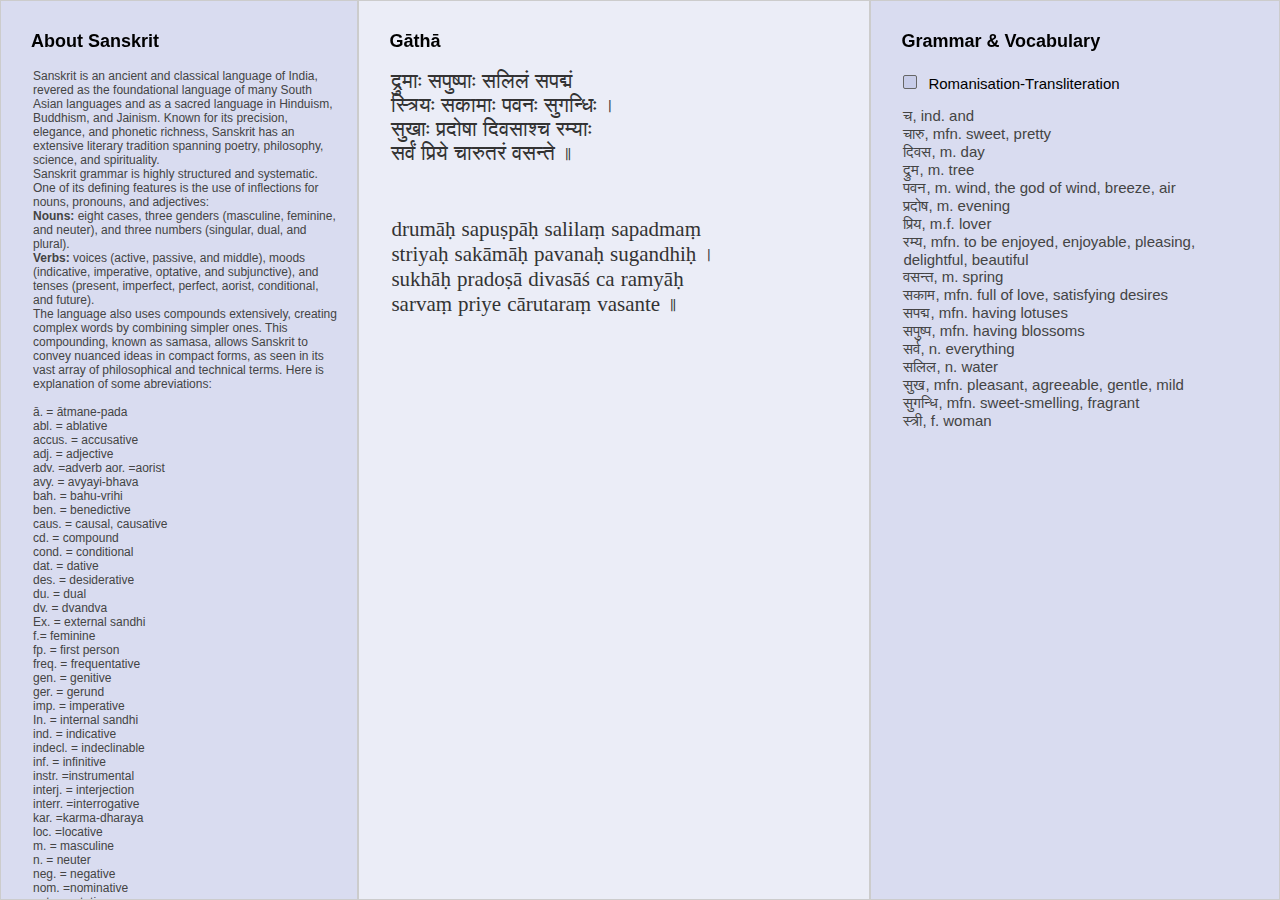
<file: index.html>
<!DOCTYPE html>
<html lang="en">
<head>
    <meta charset="UTF-8">
    <meta name="viewport" content="width=device-width, initial-scale=1.0">
    <link href="css/realdealstyl.css" rel="stylesheet">
</head>

<body>
 
  <div class="container">
    <div class="column" id="col1">
      <div class="title" onclick="toggleColumn('col1')">About Sanskrit</div>
      <div class="content"> 
        <p>
        Sanskrit is an ancient and classical language of India, revered as the foundational language of many South Asian languages and 
        as a sacred language in Hinduism, Buddhism, and Jainism. Known for its precision, elegance, and phonetic richness, Sanskrit has 
        an extensive literary tradition spanning poetry, philosophy, science, and spirituality.</br>
        Sanskrit grammar is highly structured and systematic. One of its defining features is the use of inflections for nouns, pronouns, 
        and adjectives: </br>
        <b>Nouns:</b> eight cases, three genders (masculine, feminine, and neuter), and three numbers (singular, dual, and plural). </br>
        <b>Verbs:</b> voices (active, passive, and middle), moods (indicative, imperative, optative, and subjunctive), and tenses 
        (present, imperfect, perfect, aorist, conditional, and future).</br>
        The language also uses compounds extensively, creating complex words by combining simpler ones. This compounding, known as samasa, 
        allows Sanskrit to convey nuanced ideas in compact forms, as seen in its vast array of philosophical and technical terms. Here is 
        explanation of some abreviations:</br></br>
        ā. = ātmane-pada</br> 
        abl. = ablative </br> 
        accus. = accusative</br> 
        adj. = adjective </br> 
        adv. =adverb aor. =aorist</br> 
        avy. = avyayi-bhava </br> 
        bah. = bahu-vrihi</br> 
        ben. = benedictive</br> 
        caus. = causal, causative</br> 
        cd. = compound </br> 
        cond. = conditional </br> 
        dat. = dative</br> 
        des. = desiderative</br> 
        du. = dual</br> 
        dv. = dvandva</br> 
        Ex. = external sandhi </br> 
        f.= feminine</br> 
        fp. = first person </br> 
        freq. = frequentative</br> 
        gen. = genitive </br> 
        ger. = gerund</br> 
        imp. = imperative </br> 
        In. = internal sandhi</br> 
        ind. = indicative </br> 
        indecl. = indeclinable </br> 
        inf. = infinitive</br> 
        instr. =instrumental </br> 
        interj. = interjection </br> 
        interr. =interrogative</br> 
        kar. =karma-dharaya </br> 
        loc. =locative</br> 
        m. = masculine</br> 
        n. = neuter</br> 
        neg. = negative </br> 
        nom. =nominative</br> 
        opt. = optative</br> 
        p. =parasmai-pada</br> 
        par. = particle</br> 
        pass. = passive</br> 
        perf. = perfect</br> 
        peri. = periphrastic</br> 
        pl. = plural</br> 
        Ppp. = past passive participle(occasionally, stative or active)</br> 
        pron. = pronoun </br> 
        ptc. = participle </br> 
        rel. = relative</br> 
        sg. = singular</br> 
        sp. = second person</br> 
        st. = stative</br> 
        tat. = tat-purusa</br> 
        tp. = third person</br> 
        u. = ubhaya-pada, ubhaya-padin</br> 
        voc. = vocative</br> 
        </p>
      </div>
    </div>

    <div class="column" id="col2">
      <div class="title" onclick="toggleColumn('col2')">Gāthā</div>
      <div class="content" style="align-items: center;">
        <div style="font-size: 1.75rem; font-family:'Hind', sans-serif; color: #333333;">
          <p></p>
          <div style="display: flex;">
            <div class="hover-word">
              द्रुमाः
              <div class="explanation">
                <strong>m. nom. pl.</strong> <br>
                trees <br>
                <em>stem:</em> द्रुम (m.)<br>
              </div>
            </div>
            <div class="hover-word">
              सपुष्पाः
              <div class="explanation">
                <strong>adj. (m. nom. pl.)</strong>(to match with द्रुमाः) <br>
                having blossoms <br>
                <em>stem:</em> सपुष्प (mfn.)<br>
              </div>
            </div>
            <div class="hover-word">
              सलिलं
              <div class="explanation">
                <strong>n. nom. sg.</strong><br>
                water <br>
                <em>stem:</em> सलिल (n.)<br>
              </div>
            </div>
            <div class="hover-word">
              सपद्मं
              <div class="explanation">
                <strong>adj. (n. nom. sg.)</strong>(to match with सलिलं)</strong> <br>
                having lotuses <br>
                <em>stem:</em> सपद्म (mfn.)<br>
              </div>
            </div>
          </div>

          <div style="display: flex;">
            <div class="hover-word">
              स्त्रियः
              <div class="explanation">
                <strong>f. nom. pl.</strong> <br>
                women <br>
                <em>stem:</em> स्त्री (f.)<br>
              </div>
            </div>
            <div class="hover-word">
              सकामाः
              <div class="explanation">
                <strong>adj. (f. nom. pl.)</strong>(to match with स्त्रियः) <br>
                full of love, satisfying desires <br>
                <em>stem:</em> सकाम (mfn.)<br>
              </div>
            </div>
            <div class="hover-word">
              पवनः
              <div class="explanation">
                <strong>m. nom. sg.</strong> <br>
                wind, the god of wind, breeze, air <br>
                <em>stem:</em> पवन (m.)<br>
              </div>
            </div>
            <div class="hover-word">
              सुगन्धिः
              <div class="explanation">
                <strong>adj. (m. nom. sg.)</strong>(to match with पवनः) <br>
                sweet-smelling, fragrant <br>
                <em>stem:</em> सुगन्धि (mfn.)<br>
              </div>
            </div>
            ।<br>
          </div>

          <div style="display: flex;">
            <div class="hover-word">
              सुखाः
              <div class="explanation">
                <strong>adj. (m. nom. pl.)</strong>(to match with प्रदोषा)<br>
                pleasant, agreeable, gentle, mild <br>
                <em>stem:</em> सुख (mfn.)<br>
              </div>
            </div>
            <div class="hover-word">
              प्रदोषा
              <div class="explanation">
                <strong>m. nom. pl.</strong> <br>
                evenings <br>
                <em>stem:</em> प्रदोष (m.)<br>
                <em>grammar:</em>here the word should be प्रदोषाः, but,<br>
                sandhi (the rules for sound combinations between words) can lead to changes in pronunciation and spelling 
                when certain sounds come together. Here, it's a case of visarga sandhi involving the visarga (ः) at the 
                end of प्रदोषाः and the initial दिव- in दिवसाश्च(the next word).<br>
                According to visarga sandhi rules:
                When a word ending in -āḥ is followed by a word starting with a voiced consonant like द् (as in दिवसाश्), 
                So in this case: प्रदोषाः दिवसाश्च → प्रदोषा दिवसाश्च.<br>
              </div>
            </div>
            <div class="hover-word">
              दिवसाश्च
              <div class="explanation">
                <strong>दिवसाश्च = दिवसाश् + च </strong> <br>
                <strong>दिवसाश्, m. nom. sg.</strong> <br>
                a day<br>
                <em>stem:</em> दिवस (m.)<br>
                <em>grammar:</em>here the word should be दिवसाः, but,<br>
                sandhi: (ः) at the end of दिवसाः and the initial च(the next word).<br>
                the visarga sandhi: When a word ending in -आः is followed by a word starting with a strong consonant 
                like च् - (as in च), So in this case: दिवसाः च → दिवसाश् च.<br><br>
                <strong>च, ind.</strong><br>
                and<br>
              </div>
            </div>
            <div class="hover-word">
              रम्याः
              <div class="explanation">
                <strong>adj. (m. nom. sg.)</strong>(to match with दिवसाश्) <br>
                to be enjoyed, enjoyable, pleasing, delightful, beautiful<br>
                <em>stem:</em> रम्य (mfn.)<br>
              </div>
            </div>
          </div>

          <div style="display: flex;">
            <div class="hover-word">
              सर्वं
              <div class="explanation">
                <strong>n. nom. sg.</strong> <br>
                everything<br>
                <em>stem:</em> सर्व (n.)<br>
              </div>
            </div>
            <div class="hover-word">
              प्रिये
              <div class="explanation">
                <strong>m./f. voc. sg.</strong> <br>
                lover<br>
                <em>stem:</em> प्रिय (m./f.)<br>
              </div>
            </div>
            <div class="hover-word">
              चारुतरं
              <div class="explanation">
                <strong>adj. (n. nom. sg.)</strong>(to match with सर्वं) <br>
                more pleasing, more lovely, more beautiful, more pretty<br>
                <em>stem:</em> चारुतर (mfn.)<br>
                <em>grammar:</em>चारुतर is the comparative degree of चारु (pleasing,lovely,beautiful,pretty),<br>
                One of the suffixes for comparatives of adj.s is <b>-तर</b>.<br>
              </div>
            </div>
            <div class="hover-word">
              वसन्ते
              <div class="explanation">
                <strong>m. loc. sg.</strong> <br>
                in spring, during spring<br>
                <em>stem:</em> वसन्त (m.)<br>
              </div>
            </div>
            ॥</br>
          </div>
        </div>

        <p> <br><br></p>

        <div class = "large2" style="font-size: 1.75rem; font-family: 'Noto Serif', serif; color: #333333;">
          <div style="display: flex;">
            <div class="hover-word">
              drumāḥ
              <div class="explanation">
                <strong>m. nom. pl.</strong> <br>
                trees <br>
                <em>stem:</em> druma (m.)<br>
              </div>
            </div>
            <div class="hover-word">
              sapuṣpāḥ 
              <div class="explanation">
                <strong>adj. (m. nom. pl.)</strong>(to match with drumāḥ) <br>
                having blossoms <br>
                <em>stem:</em> sapuṣpa (mfn.)<br>
              </div>
            </div>
            <div class="hover-word">
              salilaṃ 
              <div class="explanation">
                <strong>n. nom. sg.</strong><br>
                water <br>
                <em>stem:</em> salila (n.)<br>
              </div>
            </div>
            <div class="hover-word">
              sapadmaṃ
              <div class="explanation">
                <strong>adj. (n. nom. sg.)</strong>(to match with salilaṃ) <br>
                having lotuses <br>
                <em>stem:</em> sapadma (mfn.)<br>
              </div>
            </div>
          </div>

          <div style="display: flex;">
            <div class="hover-word">
              striyaḥ 
              <div class="explanation">
                <strong>f. nom. pl.</strong> <br>
                women <br>
                <em>stem:</em> strī (f.)<br>
              </div>
            </div>
            <div class="hover-word">
              sakāmāḥ 
              <div class="explanation">
                <strong>adj. (f. nom. pl.)</strong>(to match with striyaḥ) <br>
                full of love, satisfying desires <br>
                <em>stem:</em> sakāma (mfn.)<br>
              </div>
            </div>
            <div class="hover-word">
              pavanaḥ 
              <div class="explanation">
                <strong>m. nom. sg.</strong> <br>
                wind, the god of wind, breeze, air <br>
                <em>stem:</em> pavana (m.)<br>
              </div>
            </div>
            <div class="hover-word">
              sugandhiḥ
              <div class="explanation">
                <strong>adj. (m. nom. sg.)</strong>(to match with pavanaḥ) <br>
                sweet-smelling, fragrant <br>
                <em>stem:</em> sugandhi (mfn.)<br>
              </div>
            </div>
            ।<br>
          </div>

          <div style="display: flex;">
            <div class="hover-word">
              sukhāḥ 
              <div class="explanation">
                <strong>adj. (m. nom. pl.)</strong>(to match with pradoṣāḥ) <br>
                pleasant, agreeable, gentle, mild <br>
                <em>stem:</em> sukha (mfn.)<br>
              </div>
            </div>
            <div class="hover-word">
              pradoṣā 
              <div class="explanation">
                <strong>m. nom. pl.</strong> <br>
                evenings <br>
                <em>stem:</em> pradoṣa (m.)<br>
                <em>grammar:</em>here the word should be pradoṣāḥ, but,<br>
                sandhi (the rules for sound combinations between words) can lead to changes in pronunciation and spelling 
                when certain sounds come together. Here, it's a case of visarga sandhi involving the visarga (-ḥ) at the 
                end of pradoṣāḥ and the initial diva- in divasāś(the next word).<br>
                According to visarga sandhi rules:
                When a word ending in -āḥ is followed by a word starting with a voiced consonant like d- (as in divasāś), 
                So in this case: pradoṣāḥ divasāś → pradoṣā divasāś.<br>
              </div>
            </div>
            <div class="hover-word">
              divasāś
              <div class="explanation">
                <strong> m. nom. sg.</strong> <br>
                a day<br>
                <em>stem:</em> divasa (m.)<br>
                <em>grammar:</em>here the word should be divasāḥ, but,<br>
                sandhi: (-ḥ) at the end of divasāḥ and the initial ca(the next word).<br>
                the visarga sandhi: When a word ending in -āḥ is followed by a word starting with a strong consonant 
                like c - (as in ca), -ḥ → -ś <br>
                so in this case: divasāḥ ca → divasāś ca.<br><br>
              </div>
            </div>
            <div class="hover-word">
              ca 
              <div class="explanation">
                <strong>ind.</strong><br>
                and<br>
              </div>
            </div>
            <div class="hover-word">
              ramyāḥ
              <div class="explanation">
                <strong>adj. (m. nom. sg.)</strong>(to match with divasāś) <br>
                to be enjoyed, enjoyable, pleasing, delightful, beautiful<br>
                <em>stem:</em> ramya (mfn.)<br>
              </div>
            </div>
          </div>

          <div style="display: flex;">
            <div class="hover-word">
              sarvaṃ 
              <div class="explanation">
                <strong>n. nom. sg.</strong> <br>
                everything<br>
                <em>stem:</em> sarva(n.)<br>
              </div>
            </div>
            <div class="hover-word">
              priye 
              <div class="explanation">
                <strong>m./f. voc. sg.</strong> <br>
                lover<br>
                <em>stem:</em> priya (m./f.)<br>
              </div>
            </div>
            <div class="hover-word">
              cārutaraṃ 
              <div class="explanation">
                <strong>adj. (n. nom. sg.)</strong>(to match with sarvaṃ) <br>
                more pleasing, more lovely, more beautiful, more pretty<br>
                <em>stem:</em> cārutara (mfn.)<br>
                <em>grammar:</em>cārutara is the comparative degree of cāru (pleasing,lovely,beautiful,pretty),<br>
                One of the suffixes for comparatives of adj.s is <b>-tara</b>.<br>
              </div>
            </div>
            <div class="hover-word">
              vasante
              <div class="explanation">
                <strong>m. loc. sg.</strong> <br>
                in spring, during spring<br>
                <em>stem:</em> vasanta (m.)<br>
              </div>
            </div>
            ॥</br>
          </div>            
        </div>
      </div>
    </div>

    <div class="column" id="col3">
      <div class="title" onclick="toggleColumn('col3')">Grammar & Vocabulary</div>
      <div class="content" style="height: auto; margin-top: 4.5rem; margin-bottom: 0;">
        <input type="checkbox" id="toggle-checkbox" class="checkbox" style="display: none;">
        <label for="toggle-checkbox" class="custom-checkbox">Romanisation-Transliteration</label>
      </div>
      <div id="devanagari-content" class="content" style="margin-top: 0rem;">
        <p style="font-size: 1.25rem;">
        च, ind. and <br>
        चारु, mfn. sweet, pretty <br>
        दिवस, m. day <br>
        द्रुम, m. tree <br>
        पवन, m. wind, the god of wind, breeze, air <br>
        प्रदोष, m. evening <br>
        प्रिय, m.f. lover <br>
        रम्य, mfn. to be enjoyed, enjoyable, pleasing, delightful, beautiful <br>
        वसन्त, m. spring <br>
        सकाम, mfn. full of love, satisfying desires <br>
        सपद्म, mfn. having lotuses <br>
        सपुष्प, mfn. having blossoms <br>
        सर्व, n. everything <br> 
        सलिल, n. water <br>
        सुख, mfn. pleasant, agreeable, gentle, mild <br>
        सुगन्धि, mfn. sweet-smelling, fragrant <br>
        स्त्री, f. woman <br>
        </p>
      </div>

      <div id="roman-content" class="content hidden" style="margin-top: 0rem;">
        <p style="font-size: 1.25rem;">
        ca, ind. and <br>
        cāru, mfn. sweet, pretty <br>
        diva, m. day <br>
        druma, m. tree <br>
        pavana, m. wind, the god of wind, breeze, air <br>
        pradoṣa, m. evening <br>
        priya, m.f. lover <br>
        ramya, mfn. to be enjoyed, enjoyable, pleasing, delightful, beautiful <br>
        vasanta, m. spring <br>
        sakāma, mfn. full of love, satisfying desires <br>
        sapadma, mfn. having lotuses <br>
        sapuṣpa, mfn. having blossoms <br>
        sarva, n. everything <br> 
        salila, n. water <br>
        sukha, mfn. pleasant, agreeable, gentle, mild <br>
        sugandhi, mfn. sweet-smelling, fragrant <br>
        strī, f. woman <br>
        </p>
      </div>
    </div>
  </div>

  <script src="script.js"></script>
</body>
</html>
</file>
<file: css/realdealstyl.css>
html {
  font-size: 12px;
}

p{
  color: #444444;
}

a {
  font-style: italic; 
  color: #888888;
}

a:hover{
  font-style: italic; 
  color: #444444;
}

body {
  margin: 0;
  font-family: Arial, sans-serif;
}

.container {
  display: flex;
  width: 100%;
  height: 100vh;
}

.column {
  display: block;
  flex-grow: 1;
  padding: 20px;
  box-sizing: border-box;
  border: 1px solid #ccc;
  overflow: hidden;
  position: relative;
  z-index: 5;
}

#col1 {
  flex-basis: 28%;
  background-color: rgba(63, 81, 181, 0.2);
  overflow-y: auto;
  max-height: 100%;
}

#col2 {
  flex-basis: 40%;
  background-color: rgba(63, 81, 181, 0.1);
  overflow-y: auto;
  max-height: 100%;
}

#col3 {
  flex-basis: 32%;
  background-color: rgba(63, 81, 181, 0.2);
  overflow-y: auto;
  max-height: 100%;
}

.title {
  cursor: pointer;
  font-weight: bold;
  font-size: 1.5rem;
  padding: 10px;
  text-align: center;
  position: fixed;
}

.title:hover {
  background-color: rgba(255, 215, 0, 0.6); 
  backdrop-filter: blur(25px);
  -webkit-backdrop-filter: blur(25px);
  border-radius: 5px;
}

.checkbox {
  margin-right: 10px;
}

.content.hidden {
  display: none;
}

.custom-checkbox {
  display: inline-block;
  padding-left: 25px; 
  position: relative;
  cursor: pointer;
  font-size: 1.25rem;
}

.custom-checkbox::before {
  content: "";
  position: absolute;
  left: 0;
  top: 0;
  width: 12px;
  height: 12px;
  border: 1px solid #666;
  background-color: rgba(63, 81, 181, 0.1);
  border-radius: 2px; 
}

#toggle-checkbox:checked + .custom-checkbox::before {
  background-color: #FFD700;
  content: "✓";
  color: white;
  display: flex;
  align-items: center;
  justify-content: center;
}

.content .hidden {
  display: none;
}

.content{
  margin-top: 4rem;
  padding-left: 1rem;
}

.hidden .content {
  display: none;
}

.hidden {
  padding: 0;
  border: none;
  background-color: transparent;
}

.column.hidden {
  flex-basis: 2% !important;  
  padding: 0; 
  overflow: hidden; 
}

.hidden .title {
  writing-mode: vertical-rl; 
  transform: rotate(180deg); 
  position: absolute;
  top: 10px;
  right: 0;
  padding: 5px;
  border: none;
}

.expanded {
  flex-basis: 100% !important;
}

.hover-word {
  position: relative;
  cursor: pointer;
  margin-right: 0.5rem;
}

.explanation {
  display: none;
  position: absolute;
  top: 100%; 
  left: 0;
  width: 200px;
  padding: 8px;
  background-color: #f8f9fa;
  color: #333;
  border: 1px solid #ddd;
  border-radius: 5px;
  font-size: 1.25rem;
  z-index: 10;
  box-shadow: 0px 4px 8px rgba(0, 0, 0, 0.2);
  font-family: 'Noto Serif', serif;
}

.hover-word:hover .explanation {
  display: block;
}

.hover-word:hover {
  color: #E06B17;
}

.explanation strong {
  font-weight: bold;
}

.explanation em {
  font-style: italic;
  color: #666;
}
</file>
